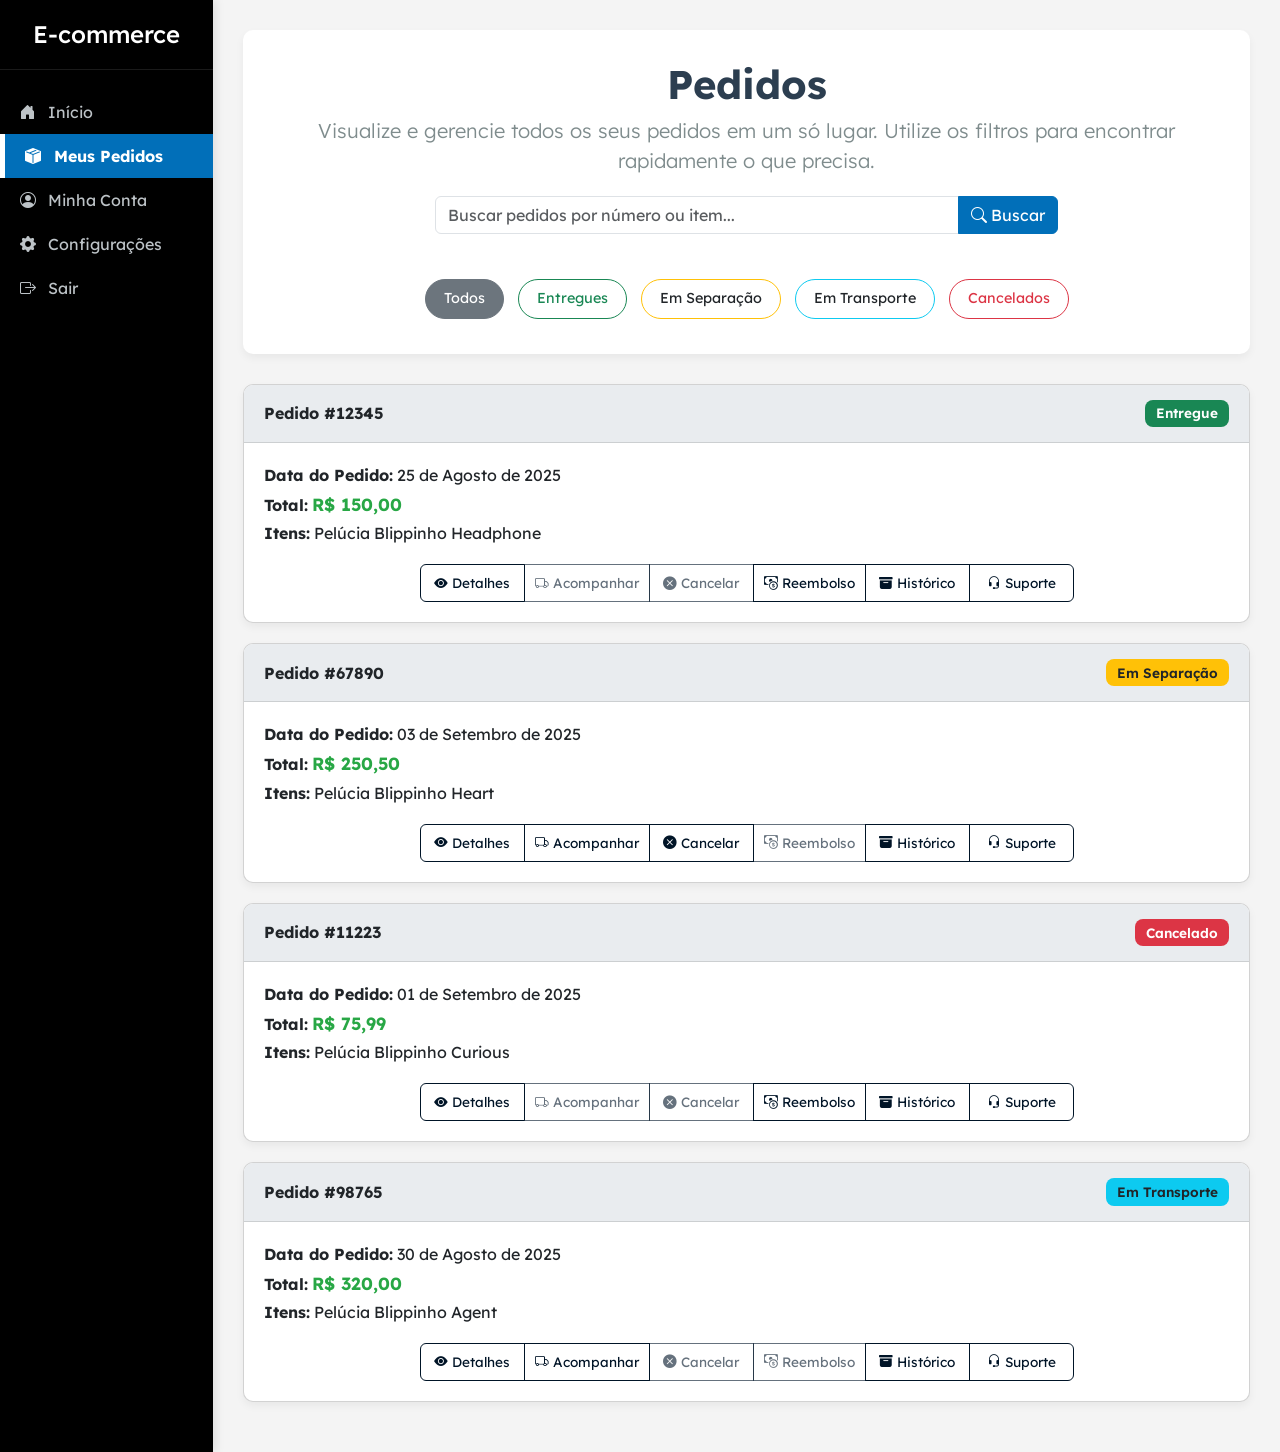
<file: index.html>
<!DOCTYPE html>
<html lang="pt-br">

<head>
    <meta charset="UTF-8">
    <meta name="viewport" content="width=device-width, initial-scale=1.0">
    <title>Meus Pedidos - E-commerce</title>
    <!-- Bootstrap 5.3 CSS -->
    <link href="https://cdn.jsdelivr.net/npm/bootstrap@5.3.3/dist/css/bootstrap.min.css" rel="stylesheet"
        xintegrity="sha384-QWTKZyjpPEjISv5WaRU9OFeRpok6YctnYmDr5pNlyT2bRjXh0JMhjY6hW+ALEwIH" crossorigin="anonymous">
    <!-- Icons Bootstrap -->
    <link rel="stylesheet" href="https://cdn.jsdelivr.net/npm/bootstrap-icons@1.11.3/font/bootstrap-icons.min.css">
    <!-- Fontes Google -->
    <link rel="preconnect" href="https://fonts.googleapis.com" />
    <link rel="preconnect" href="https://fonts.gstatic.com" crossorigin />
    <link href="https://fonts.googleapis.com/css2?family=Lexend:wght@100..900&display=swap" rel="stylesheet" />
    <!-- Stylesheet personalizado -->
    <style>
        :root {
            --bs-primary: #016FB9;
            --bs-primary-rgb: 1, 111, 185;
            --bs-secondary: #016FB9;
            /* cor principal "secondary" */
            --bs-secondary-rgb: 1, 111, 185;
        }

        .btn-outline-secondary {
            --bs-btn-color: #016FB9;
            --bs-btn-border-color: #016FB9;
            --bs-btn-hover-bg: #016FB9;
            --bs-btn-hover-border-color: #016FB9;
            --bs-btn-hover-color: #fff;
            /* texto branco no hover */
        }

        .btn-primary {
            --bs-btn-bg: #016FB9;
            --bs-btn-border-color: #016FB9;
            --bs-btn-hover-bg: #015a94;
            /* cor um pouco mais escura */
            --bs-btn-hover-border-color: #015a94;
        }

        body {
            font-family: 'Lexend', sans-serif;
            background-color: #f4f4f4;
            /* Cor de fundo suave */
        }

        .sidebar {
            background-color: #000000;
            /* Azul escuro para a sidebar */
            color: white;
            padding: 20px 0;
            min-height: 100vh;
            border-radius: 0;
            box-shadow: 2px 0 10px rgba(0, 0, 0, 0.1);
        }

        .sidebar .nav-link {
            color: #bdc3c7;
            /* Cinza claro para links inativos */
            padding: 10px 20px;
            transition: all 0.3s ease;
        }

        .sidebar .nav-link:hover {
            background-color: #353531;
            /* Azul claro no hover */
            color: white;
        }

        .sidebar .nav-link.active {
            color: white;
            background-color: #016FB9;
            /* Azulpara link ativo */
            font-weight: bold;
            border-left: 5px solid white;
        }

        .sidebar-header {
            text-align: center;
            padding-bottom: 20px;
            border-bottom: 1px solid rgba(255, 255, 255, 0.1);
            margin-bottom: 20px;
        }

        .main-content {
            padding: 30px;
        }

        .header-section {
            background-color: white;
            padding: 30px;
            border-radius: 10px;
            box-shadow: 0 4px 8px rgba(0, 0, 0, 0.05);
            margin-bottom: 30px;
            text-align: center;
        }

        .header-section h1 {
            color: #2c3e50;
            font-weight: 700;
        }

        .header-section p {
            color: #7f8c8d;
            margin-bottom: 20px;
        }

        .filter-buttons .btn {
            border-radius: 20px;
            /* Botões de filtro */
            margin: 5px;
            font-size: 0.9em;
            padding: 8px 18px;
        }

        .filter-buttons .btn-outline-secondary:hover {
            color: white;
            background-color: #016FB9;
        }

        .card-pedido {
            border-radius: 10px;
            box-shadow: 0 4px 8px rgba(0, 0, 0, 0.05);
            margin-bottom: 20px;
            overflow: hidden;
        }

        .card-pedido .card-header {
            background-color: #e9ecef;
            /* Cor de cabeçalho do card */
            font-weight: bold;
            border-bottom: 1px solid rgba(0, 0, 0, 0.125);
            display: flex;
            justify-content: space-between;
            align-items: center;
            padding: 15px 20px;
        }

        .card-pedido .card-body {
            padding: 20px;
        }

        .badge-status {
            padding: 0.5em 0.8em;
            border-radius: 0.5rem;
            font-size: 0.85em;
            font-weight: 600;
        }

        /* Estilização pros botões individuais dentro do btn-group */
        .order-action-btn-fixed {
            min-width: 105px;
            height: 38px;
            display: flex;
            align-items: center;
            justify-content: center;
            text-align: center;
            font-size: 0.85em;
            padding: 5px 10px;
            transition: all 0.3s ease;
            color: #001427 !important;
            border-color: #001427 !important;
        }

        .order-action-btn-fixed:hover:not(:disabled) {
            background-color: #001427 !important;
            color: white !important;
            border-color: #001427 !important;
        }


        .order-action-btn-fixed.disabled,
        .order-action-btn-fixed:disabled {
            opacity: 0.6;
            cursor: not-allowed;
            box-shadow: none;
            color: #001427 !important;
            border-color: #001427 !important;
        }


        .order-total-highlight {
            color: #28a745;
            /* Cor verde para destaque */
            font-weight: 700;
            font-size: 1.1em;
        }

        .order-card-buttons {
            display: flex;
            flex-wrap: wrap;
            justify-content: center;
            margin-top: 15px;
        }

        .order-card-buttons .btn-group>.btn.order-action-btn-fixed:not(:first-child):not(:last-child):not(.dropdown-toggle) {
            border-radius: 0;
        }

        .order-card-buttons .btn-group>.btn.order-action-btn-fixed:first-child:not(:last-child):not(.dropdown-toggle) {
            border-top-left-radius: .375rem;
            border-bottom-left-radius: .375rem;
        }

        .order-card-buttons .btn-group>.btn.order-action-btn-fixed:last-child:not(:first-child) {
            border-top-right-radius: .375rem;
            border-bottom-right-radius: .375rem;
        }

        .order-card-buttons .btn-group>.dropdown-toggle.order-action-btn-fixed:not(:first-child) {
            border-top-right-radius: .375rem;
            border-bottom-right-radius: .375rem;
        }
    </style>
</head>

<body>

    <div class="container-fluid">
        <div class="row">

            <!-- Sidebar -->
            <div class="col-md-3 col-lg-2 d-none d-md-block sidebar">
                <div class="sidebar-header">
                    <h4 class="mb-0">E-commerce</h4>
                </div>
                <ul class="nav flex-column">
                    <li class="nav-item">
                        <a class="nav-link" href="#">
                            <i class="bi bi-house-door-fill me-2"></i> Início
                        </a>
                    </li>
                    <li class="nav-item">
                        <a class="nav-link active" aria-current="page" href="#">
                            <i class="bi bi-box-seam-fill me-2"></i> Meus Pedidos
                        </a>
                    </li>
                    <li class="nav-item">
                        <a class="nav-link" href="#">
                            <i class="bi bi-person-circle me-2"></i> Minha Conta
                        </a>
                    </li>
                    <li class="nav-item">
                        <a class="nav-link" href="#">
                            <i class="bi bi-gear-fill me-2"></i> Configurações
                        </a>
                    </li>
                    <li class="nav-item">
                        <a class="nav-link" href="#">
                            <i class="bi bi-box-arrow-right me-2"></i> Sair
                        </a>
                    </li>
                </ul>
            </div>

            <!-- Conteúdo Principal -->
            <div class="col-md-9 col-lg-10 main-content">
                <!-- Seção de cabeçalho -->
                <div class="header-section">
                    <h1 class="mb-2">Pedidos</h1>
                    <p class="lead">Visualize e gerencie todos os seus pedidos em um só lugar. Utilize os filtros para
                        encontrar rapidamente o que precisa.</p>

                    <!-- Barra de pesquisa -->
                    <div class="row justify-content-center mb-4">
                        <div class="col-md-8">
                            <div class="input-group mb-3">
                                <input type="text" class="form-control rounded-start"
                                    placeholder="Buscar pedidos por número ou item..." aria-label="Buscar pedidos">
                                <button class="btn btn-primary rounded-end" type="button" id="button-addon2">
                                    <i class="bi bi-search"></i> Buscar
                                </button>
                            </div>
                        </div>
                    </div>
                    <div class="filter-buttons">
                        <button class="btn btn-outline-secondary active" type="button">Todos</button>
                        <button class="btn btn-outline-success" type="button">Entregues</button>
                        <button class="btn btn-outline-warning text-dark" type="button">Em Separação</button>
                        <button class="btn btn-outline-info text-dark" type="button">Em Transporte</button>
                        <button class="btn btn-outline-danger" type="button">Cancelados</button>
                    </div>
                </div>

                <!-- Lista de Pedidos -->
                <div class="row">
                    <!-- Card de Pedido 1 -->
                    <div class="col-12">
                        <div class="card card-pedido">
                            <div class="card-header">
                                Pedido #12345
                                <span class="badge bg-success badge-status">Entregue</span>
                            </div>
                            <div class="card-body">
                                <div class="row">
                                    <div class="col-12">
                                        <p class="mb-1"><strong>Data do Pedido:</strong> 25 de Agosto de 2025</p>
                                        <p class="mb-1"><strong>Total:</strong> <span class="order-total-highlight">R$
                                                150,00</span></p>
                                        <p class="mb-1"><strong>Itens:</strong> Pelúcia Blippinho Headphone</p>
                                    </div>
                                </div>
                                <div class="order-card-buttons">
                                    <div class="btn-group" role="group" aria-label="Ações do Pedido">
                                        <button type="button"
                                            class="btn btn-outline-secondary order-action-btn-fixed"><i
                                                class="bi bi-eye-fill me-1"></i> Detalhes</button>
                                        <button type="button" class="btn btn-outline-secondary order-action-btn-fixed"
                                            disabled><i class="bi bi-truck me-1"></i> Acompanhar</button>
                                        <button type="button" class="btn btn-outline-secondary order-action-btn-fixed"
                                            disabled><i class="bi bi-x-circle-fill me-1"></i> Cancelar</button>
                                        <button type="button"
                                            class="btn btn-outline-secondary order-action-btn-fixed"><i
                                                class="bi bi-cash-coin me-1"></i> Reembolso</button>
                                        <button type="button"
                                            class="btn btn-outline-secondary order-action-btn-fixed"><i
                                                class="bi bi-archive-fill me-1"></i> Histórico</button>
                                        <button type="button" class="btn btn-outline-secondary order-action-btn-fixed"
                                            data-bs-toggle="modal" data-bs-target="#orderSupportModal"><i
                                                class="bi bi-headset me-1"></i>
                                            Suporte</button>
                                    </div>
                                </div>
                            </div>
                        </div>
                    </div>

                    <!-- Card de Pedido 2 -->
                    <div class="col-12">
                        <div class="card card-pedido">
                            <div class="card-header">
                                Pedido #67890
                                <span class="badge bg-warning text-dark badge-status">Em Separação</span>
                            </div>
                            <div class="card-body">
                                <div class="row">
                                    <div class="col-12">
                                        <p class="mb-1"><strong>Data do Pedido:</strong> 03 de Setembro de 2025</p>
                                        <p class="mb-1"><strong>Total:</strong> <span class="order-total-highlight">R$
                                                250,50</span></p>
                                        <p class="mb-1"><strong>Itens:</strong> Pelúcia Blippinho Heart</p>
                                    </div>
                                </div>
                                <div class="order-card-buttons">
                                    <div class="btn-group" role="group" aria-label="Ações do Pedido">
                                        <button type="button"
                                            class="btn btn-outline-secondary order-action-btn-fixed"><i
                                                class="bi bi-eye-fill me-1"></i> Detalhes</button>
                                        <button type="button"
                                            class="btn btn-outline-secondary order-action-btn-fixed"><i
                                                class="bi bi-truck me-1"></i> Acompanhar</button>
                                        <button type="button"
                                            class="btn btn-outline-secondary order-action-btn-fixed"><i
                                                class="bi bi-x-circle-fill me-1"></i> Cancelar</button>
                                        <button type="button" class="btn btn-outline-secondary order-action-btn-fixed"
                                            disabled><i class="bi bi-cash-coin me-1"></i> Reembolso</button>
                                        <button type="button"
                                            class="btn btn-outline-secondary order-action-btn-fixed"><i
                                                class="bi bi-archive-fill me-1"></i> Histórico</button>
                                        <button type="button" class="btn btn-outline-secondary order-action-btn-fixed"
                                            data-bs-toggle="modal" data-bs-target="#orderSupportModal"><i
                                                class="bi bi-headset me-1"></i>
                                            Suporte</button>
                                    </div>
                                </div>
                            </div>
                        </div>
                    </div>

                    <!-- Card de Pedido 3 -->
                    <div class="col-12">
                        <div class="card card-pedido">
                            <div class="card-header">
                                Pedido #11223
                                <span class="badge bg-danger badge-status">Cancelado</span>
                            </div>
                            <div class="card-body">
                                <div class="row">
                                    <div class="col-12">
                                        <p class="mb-1"><strong>Data do Pedido:</strong> 01 de Setembro de 2025</p>
                                        <p class="mb-1"><strong>Total:</strong> <span class="order-total-highlight">R$
                                                75,99</span></p>
                                        <p class="mb-1"><strong>Itens:</strong> Pelúcia Blippinho Curious</p>
                                    </div>
                                </div>
                                <div class="order-card-buttons">
                                    <div class="btn-group" role="group" aria-label="Ações do Pedido">
                                        <button type="button"
                                            class="btn btn-outline-secondary order-action-btn-fixed"><i
                                                class="bi bi-eye-fill me-1"></i> Detalhes</button>
                                        <button type="button" class="btn btn-outline-secondary order-action-btn-fixed"
                                            disabled><i class="bi bi-truck me-1"></i> Acompanhar</button>
                                        <button type="button" class="btn btn-outline-secondary order-action-btn-fixed"
                                            disabled><i class="bi bi-x-circle-fill me-1"></i> Cancelar</button>
                                        <button type="button"
                                            class="btn btn-outline-secondary order-action-btn-fixed"><i
                                                class="bi bi-cash-coin me-1"></i> Reembolso</button>
                                        <button type="button"
                                            class="btn btn-outline-secondary order-action-btn-fixed"><i
                                                class="bi bi-archive-fill me-1"></i> Histórico</button>
                                        <button type="button" class="btn btn-outline-secondary order-action-btn-fixed"
                                            data-bs-toggle="modal" data-bs-target="#orderSupportModal"><i
                                                class="bi bi-headset me-1"></i>
                                            Suporte</button>
                                    </div>
                                </div>
                            </div>
                        </div>
                    </div>

                    <!-- Card de Pedido 4 -->
                    <div class="col-12">
                        <div class="card card-pedido">
                            <div class="card-header">
                                Pedido #98765
                                <span class="badge bg-info text-dark badge-status">Em Transporte</span>
                            </div>
                            <div class="card-body">
                                <div class="row">
                                    <div class="col-12">
                                        <p class="mb-1"><strong>Data do Pedido:</strong> 30 de Agosto de 2025</p>
                                        <p class="mb-1"><strong>Total:</strong> <span class="order-total-highlight">R$
                                                320,00</span></p>
                                        <p class="mb-1"><strong>Itens:</strong> Pelúcia Blippinho Agent</p>
                                    </div>
                                </div>
                                <div class="order-card-buttons">
                                    <div class="btn-group" role="group" aria-label="Ações do Pedido">
                                        <button type="button"
                                            class="btn btn-outline-secondary order-action-btn-fixed"><i
                                                class="bi bi-eye-fill me-1"></i> Detalhes</button>
                                        <button type="button"
                                            class="btn btn-outline-secondary order-action-btn-fixed"><i
                                                class="bi bi-truck me-1"></i> Acompanhar</button>
                                        <button type="button" class="btn btn-outline-secondary order-action-btn-fixed"
                                            disabled><i class="bi bi-x-circle-fill me-1"></i> Cancelar</button>
                                        <button type="button" class="btn btn-outline-secondary order-action-btn-fixed"
                                            disabled><i class="bi bi-cash-coin me-1"></i> Reembolso</button>
                                        <button type="button"
                                            class="btn btn-outline-secondary order-action-btn-fixed"><i
                                                class="bi bi-archive-fill me-1"></i> Histórico</button>
                                        <button type="button" class="btn btn-outline-secondary order-action-btn-fixed"
                                            data-bs-toggle="modal" data-bs-target="#orderSupportModal"><i
                                                class="bi bi-headset me-1"></i>
                                            Suporte</button>
                                    </div>
                                </div>
                            </div>
                        </div>
                    </div>
                </div>
            </div>
        </div>
    </div>

    <!-- Modal de suporte -->
    <div class="modal fade" id="orderSupportModal" tabindex="-1" aria-labelledby="orderSupportModalLabel"
        aria-hidden="true">
        <div class="modal-dialog modal-dialog-centered">
            <div class="modal-content" id="iframe"
                style="min-width: 300px; max-width: 800px; min-height: 150px; max-height: 90vh; overflow-y: auto">
                <div class="modal-header">
                    <h5 class="modal-title" id="orderSupportModalLabel">Suporte ao Pedido</h5>
                    <button type="button" class="btn-close" data-bs-dismiss="modal" aria-label="Fechar"></button>
                </div>
                <div class="modal-body">
                    <p>Você está solicitando suporte para o seu pedido<strong id="modalOrderId"></strong>.</p>
                    <p>Por favor, descreva seu problema para que possamos ajudá-lo(a) melhor.</p>
                    <textarea class="form-control" rows="4" placeholder="Descreva seu problema aqui..."></textarea>
                </div>
                <div class="modal-footer">
                    <button type="button" class="btn btn-secondary" data-bs-dismiss="modal">Fechar</button>
                    <button type="button" class="btn btn-primary"
                        onclick="alert('Funcionalidade de envio de suporte ainda não implementada.')">Enviar
                        Solicitação</button>
                </div>
            </div>
        </div>
    </div>

    <!--  Bootstrap 5.3 js -->
    <script src="https://cdn.jsdelivr.net/npm/bootstrap@5.3.3/dist/js/bootstrap.bundle.min.js"
        xintegrity="sha384-YvpcrYf0tY3lHB60NNkmXc5s9fDVZLESaAA55NDzOxhy9GkcIdslK1eN7N6jIeHz"
        crossorigin="anonymous"></script>

</body>

</html>
</file>
